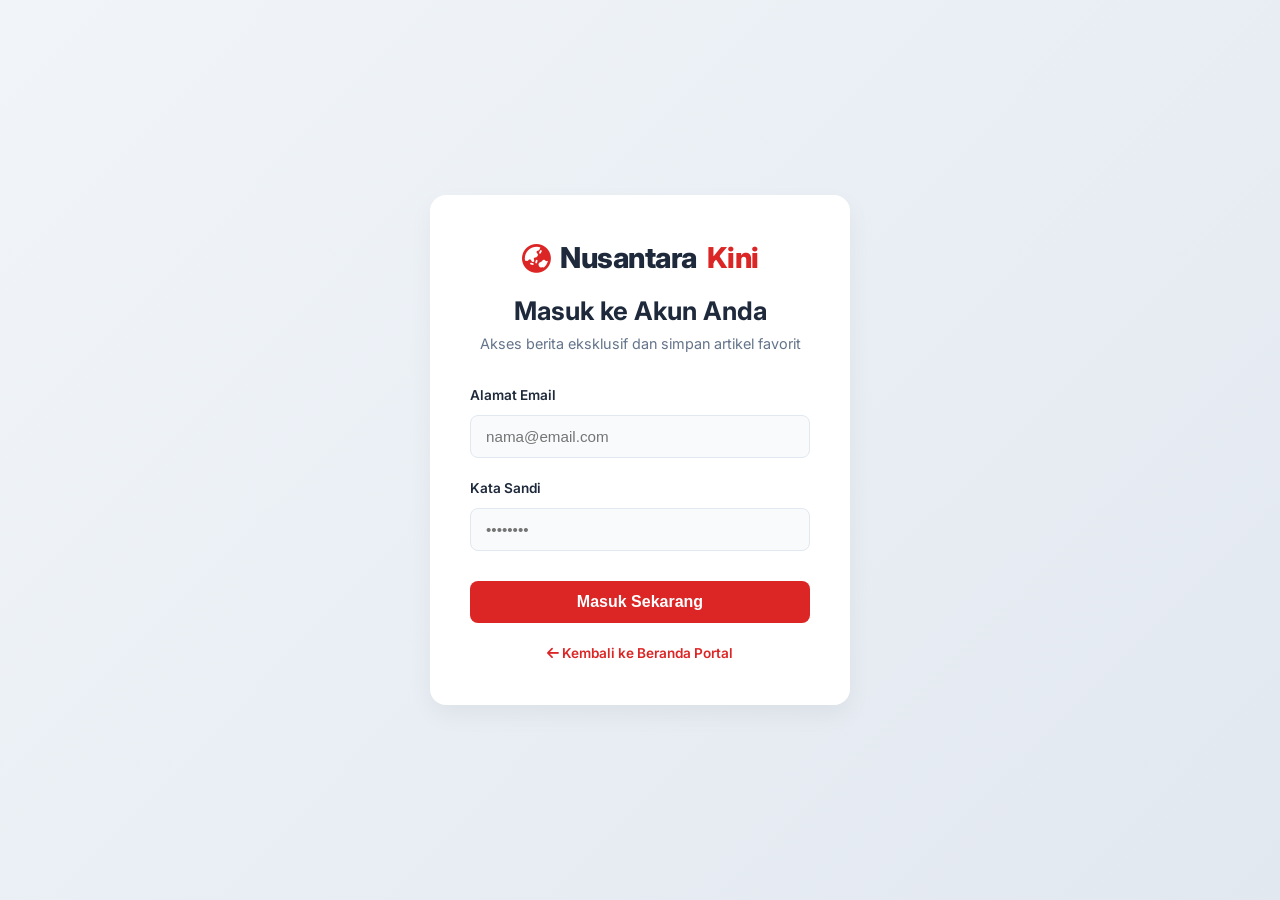
<file: login.html>
<!DOCTYPE html>
<html lang="id">
<head>
    <meta charset="UTF-8">
    <meta name="viewport" content="width=device-width, initial-scale=1.0">
    <title>Masuk - Nusantara Kini</title>
    <!-- Google Fonts & FontAwesome -->
    <link href="https://fonts.googleapis.com/css2?family=Inter:wght@300;400;500;600;700;800&display=swap" rel="stylesheet">
    <link rel="stylesheet" href="https://cdnjs.cloudflare.com/ajax/libs/font-awesome/6.4.0/css/all.min.css">
    <!-- Hubungkan ke file style.css yang sama -->
    <link rel="stylesheet" href="style.css">
</head>
<body class="login-body">

    <div class="login-card">
        <div class="login-header">
            <div class="logo" style="justify-content: center;">
                <i class="fa-solid fa-earth-asia" style="color: var(--primary);"></i>
                Nusantara<span>Kini</span>
            </div>
            <h2>Masuk ke Akun Anda</h2>
            <p>Akses berita eksklusif dan simpan artikel favorit</p>
        </div>

        <form onsubmit="handleLogin(event)">
            <div class="form-group">
                <label for="email">Alamat Email</label>
                <input type="email" id="email" class="form-control" placeholder="nama@email.com" required>
            </div>

            <div class="form-group">
                <label for="password">Kata Sandi</label>
                <input type="password" id="password" class="form-control" placeholder="••••••••" required>
            </div>

            <button type="submit" class="btn-submit">Masuk Sekarang</button>
        </form>

        <div class="back-to-home">
            <a href="index.html"><i class="fa-solid fa-arrow-left"></i> Kembali ke Beranda Portal</a>
        </div>
    </div>

    <script>
        function handleLogin(event) {
            event.preventDefault();
            alert("Login berhasil! Mengalihkan ke halaman utama berita...");
            window.location.href = "index.html";
        }
    </script>
</body>
</html>
</file>
<file: style.css>
:root {
    --primary: #dc2626;
    --primary-dark: #b91c1c;
    --secondary: #1e293b;
    --accent: #0284c7;
    --bg-light: #f8fafc;
    --text-main: #0f172a;
    --text-muted: #64748b;
    --border: #e2e8f0;
    --white: #ffffff;
    --transition: all 0.3s cubic-bezier(0.4, 0, 0.2, 1);
}

* {
    margin: 0;
    padding: 0;
    box-sizing: border-box;
}

body {
    font-family: 'Inter', sans-serif;
    background-color: var(--bg-light);
    color: var(--text-main);
    line-height: 1.6;
}

a {
    text-decoration: none;
    color: inherit;
}

ul {
    list-style: none;
}

.container {
    max-width: 1200px;
    margin: 0 auto;
    padding: 0 20px;
}

/* --- HEADER & NAVIGATION --- */
header {
    background-color: var(--white);
    box-shadow: 0 4px 6px -1px rgba(0, 0, 0, 0.05);
    position: sticky;
    top: 0;
    z-index: 1000;
}

.top-bar {
    background-color: var(--secondary);
    color: var(--white);
    font-size: 0.85rem;
    padding: 8px 0;
}

.top-bar .container {
    display: flex;
    justify-content: space-between;
    align-items: center;
}

.date-info {
    display: flex;
    align-items: center;
    gap: 8px;
}

.main-nav {
    display: flex;
    justify-content: space-between;
    align-items: center;
    padding: 20px 0;
    border-bottom: 1px solid var(--border);
}

.logo {
    font-size: 1.8rem;
    font-weight: 800;
    color: var(--secondary);
    letter-spacing: -0.5px;
    display: flex;
    align-items: center;
    gap: 10px;
    cursor: pointer;
}

.logo span {
    color: var(--primary);
}

.nav-right {
    display: flex;
    align-items: center;
    gap: 20px;
}

.search-bar {
    position: relative;
    width: 260px;
}

.search-bar input {
    width: 100%;
    padding: 9px 15px 9px 38px;
    border: 1px solid var(--border);
    border-radius: 50px;
    font-size: 0.9rem;
    outline: none;
    transition: var(--transition);
    background-color: var(--bg-light);
}

.search-bar input:focus {
    border-color: var(--primary);
    background-color: var(--white);
    box-shadow: 0 0 0 3px rgba(220, 38, 38, 0.1);
}

.search-bar i {
    position: absolute;
    left: 14px;
    top: 50%;
    transform: translateY(-50%);
    color: var(--text-muted);
}

.login-btn {
    background-color: var(--primary);
    color: var(--white);
    padding: 9px 20px;
    border-radius: 50px;
    font-size: 0.9rem;
    font-weight: 600;
    transition: var(--transition);
    display: flex;
    align-items: center;
    gap: 8px;
}

.login-btn:hover {
    background-color: var(--primary-dark);
}

/* Category Menu Bar */
.category-bar {
    background-color: var(--white);
    display: flex;
    gap: 25px;
    overflow-x: auto;
    padding: 0 20px;
    box-shadow: inset 0 -1px 0 var(--border);
}

.category-bar::-webkit-scrollbar {
    height: 0px;
}

.cat-item {
    padding: 15px 0;
    font-weight: 600;
    font-size: 0.95rem;
    color: var(--text-muted);
    cursor: pointer;
    white-space: nowrap;
    position: relative;
    transition: var(--transition);
}

.cat-item:hover, .cat-item.active {
    color: var(--primary);
}

.cat-item.active::after {
    content: '';
    position: absolute;
    bottom: 0;
    left: 0;
    width: 100%;
    height: 3px;
    background-color: var(--primary);
}

/* --- VIEWS CONTAINER --- */
.view-section {
    display: none;
    animation: fadeIn 0.4s ease-in-out;
}

.view-section.active-view {
    display: block;
}

@keyframes fadeIn {
    from { opacity: 0; transform: translateY(6px); }
    to { opacity: 1; transform: translateY(0); }
}

/* --- VIEW 1: HOME PAGE --- */
.home-content {
    padding: 30px 0;
}

.breaking-ticker {
    background-color: var(--white);
    border-left: 4px solid var(--primary);
    padding: 12px 20px;
    margin-bottom: 30px;
    display: flex;
    align-items: center;
    gap: 15px;
    border-radius: 4px;
    box-shadow: 0 2px 4px rgba(0,0,0,0.02);
}

.breaking-badge {
    background-color: var(--primary);
    color: var(--white);
    padding: 4px 10px;
    font-size: 0.75rem;
    font-weight: 700;
    border-radius: 4px;
    text-transform: uppercase;
}

.breaking-text {
    font-size: 0.95rem;
    font-weight: 500;
    color: var(--secondary);
    cursor: pointer;
}

.breaking-text:hover {
    color: var(--primary);
    text-decoration: underline;
}

.hero-grid {
    display: grid;
    grid-template-columns: 2fr 1fr;
    gap: 25px;
    margin-bottom: 40px;
}

.main-headline {
    background: var(--white);
    border-radius: 12px;
    overflow: hidden;
    box-shadow: 0 4px 12px rgba(0,0,0,0.05);
    display: flex;
    flex-direction: column;
    cursor: pointer;
    transition: var(--transition);
}

.main-headline:hover {
    transform: translateY(-4px);
    box-shadow: 0 10px 25px rgba(0,0,0,0.08);
}

.headline-img {
    height: 360px;
    width: 100%;
    overflow: hidden;
}

.headline-img img {
    width: 100%;
    height: 100%;
    object-fit: cover;
    transition: transform 0.5s ease;
}

.main-headline:hover .headline-img img {
    transform: scale(1.03);
}

.headline-body {
    padding: 25px;
}

.tag {
    display: inline-block;
    background-color: rgba(220, 38, 38, 0.1);
    color: var(--primary);
    padding: 4px 12px;
    font-size: 0.75rem;
    font-weight: 700;
    border-radius: 50px;
    margin-bottom: 12px;
    text-transform: uppercase;
}

.headline-title {
    font-size: 1.6rem;
    font-weight: 700;
    color: var(--secondary);
    margin-bottom: 12px;
    line-height: 1.3;
}

.headline-desc {
    color: var(--text-muted);
    font-size: 0.95rem;
    margin-bottom: 15px;
}

.meta-info {
    display: flex;
    align-items: center;
    gap: 15px;
    font-size: 0.85rem;
    color: var(--text-muted);
}

.side-headlines {
    display: flex;
    flex-direction: column;
    gap: 20px;
}

.sub-card {
    background: var(--white);
    border-radius: 10px;
    padding: 15px;
    display: flex;
    gap: 15px;
    align-items: center;
    box-shadow: 0 2px 8px rgba(0,0,0,0.03);
    cursor: pointer;
    transition: var(--transition);
}

.sub-card:hover {
    transform: translateX(4px);
    box-shadow: 0 4px 12px rgba(0,0,0,0.06);
}

.sub-card img {
    width: 100px;
    height: 85px;
    object-fit: cover;
    border-radius: 8px;
    flex-shrink: 0;
}

.sub-card-content h4 {
    font-size: 0.95rem;
    font-weight: 600;
    color: var(--secondary);
    margin-bottom: 8px;
    line-height: 1.35;
}

.sub-card-content .meta-info {
    font-size: 0.75rem;
}

.section-title {
    font-size: 1.4rem;
    font-weight: 700;
    color: var(--secondary);
    margin-bottom: 25px;
    padding-bottom: 10px;
    border-bottom: 2px solid var(--border);
}

.news-grid {
    display: grid;
    grid-template-columns: repeat(3, 1fr);
    gap: 25px;
    margin-bottom: 50px;
}

.news-card {
    background: var(--white);
    border-radius: 10px;
    overflow: hidden;
    box-shadow: 0 3px 10px rgba(0,0,0,0.03);
    cursor: pointer;
    transition: var(--transition);
    display: flex;
    flex-direction: column;
}

.news-card:hover {
    transform: translateY(-4px);
    box-shadow: 0 10px 20px rgba(0,0,0,0.07);
}

.news-card img {
    width: 100%;
    height: 180px;
    object-fit: cover;
}

.news-card-body {
    padding: 20px;
    display: flex;
    flex-direction: column;
    flex-grow: 1;
}

.news-card-body h3 {
    font-size: 1.1rem;
    font-weight: 600;
    color: var(--secondary);
    margin-bottom: 10px;
    line-height: 1.4;
}

.news-card-body p {
    color: var(--text-muted);
    font-size: 0.9rem;
    margin-bottom: 15px;
    flex-grow: 1;
}

/* --- VIEW 2: ARTICLE DETAIL PAGE --- */
.article-view {
    padding: 40px 0;
    background-color: var(--white);
}

.back-btn {
    display: inline-flex;
    align-items: center;
    gap: 8px;
    background: var(--bg-light);
    color: var(--secondary);
    padding: 8px 16px;
    border-radius: 50px;
    font-weight: 600;
    font-size: 0.9rem;
    margin-bottom: 30px;
    cursor: pointer;
    border: 1px solid var(--border);
    transition: var(--transition);
}

.back-btn:hover {
    background: var(--secondary);
    color: var(--white);
}

.article-container {
    max-width: 800px;
    margin: 0 auto;
}

.article-header {
    margin-bottom: 30px;
}

.article-title {
    font-size: 2.3rem;
    font-weight: 800;
    color: var(--secondary);
    line-height: 1.25;
    margin: 15px 0 20px 0;
}

.article-author-box {
    display: flex;
    align-items: center;
    gap: 15px;
    padding: 15px 0;
    border-top: 1px solid var(--border);
    border-bottom: 1px solid var(--border);
    margin-bottom: 30px;
}

.author-avatar {
    width: 50px;
    height: 50px;
    border-radius: 50%;
    object-fit: cover;
}

.author-details h4 {
    font-size: 1rem;
    font-weight: 700;
    color: var(--secondary);
}

.author-details p {
    font-size: 0.85rem;
    color: var(--text-muted);
}

.article-featured-img {
    width: 100%;
    height: 420px;
    object-fit: cover;
    border-radius: 12px;
    margin-bottom: 30px;
}

.article-content {
    font-family: 'Merriweather', serif;
    font-size: 1.1rem;
    line-height: 1.9;
    color: #334155;
    margin-bottom: 40px;
}

.article-content p {
    margin-bottom: 25px;
}

.article-content h3 {
    font-family: 'Inter', sans-serif;
    font-size: 1.4rem;
    font-weight: 700;
    color: var(--secondary);
    margin: 35px 0 15px 0;
}

.share-box {
    display: flex;
    align-items: center;
    gap: 15px;
    padding: 20px;
    background: var(--bg-light);
    border-radius: 8px;
    margin-top: 40px;
}

.share-box span {
    font-weight: 600;
    color: var(--secondary);
}

.share-btn {
    width: 36px;
    height: 36px;
    border-radius: 50%;
    background: var(--white);
    color: var(--secondary);
    display: flex;
    align-items: center;
    justify-content: center;
    border: 1px solid var(--border);
    cursor: pointer;
    transition: var(--transition);
}

.share-btn:hover {
    background: var(--primary);
    color: var(--white);
    border-color: var(--primary);
}

/* --- FOOTER --- */
footer {
    background-color: var(--secondary);
    color: var(--white);
    padding: 50px 0 20px 0;
    margin-top: 60px;
}

.footer-grid {
    display: grid;
    grid-template-columns: 2fr 1fr 1fr;
    gap: 40px;
    margin-bottom: 40px;
    padding-bottom: 40px;
    border-bottom: 1px solid rgba(255,255,255,0.1);
}

.footer-col h3 {
    font-size: 1.2rem;
    font-weight: 700;
    margin-bottom: 20px;
    color: var(--white);
}

.footer-col p {
    color: #94a3b8;
    font-size: 0.9rem;
    margin-bottom: 15px;
}

.footer-col ul li {
    margin-bottom: 10px;
}

.footer-col ul li a {
    color: #94a3b8;
    font-size: 0.9rem;
    transition: var(--transition);
}

.footer-col ul li a:hover {
    color: var(--white);
    padding-left: 5px;
}

.copyright {
    text-align: center;
    color: #94a3b8;
    font-size: 0.85rem;
}

/* --- LOGIN PAGE SPECIFIC STYLES --- */
.login-body {
    display: flex;
    align-items: center;
    justify-content: center;
    min-height: 100vh;
    background: linear-gradient(135deg, #f1f5f9 0%, #e2e8f0 100%);
}

.login-card {
    background: var(--white);
    padding: 40px;
    border-radius: 16px;
    box-shadow: 0 10px 25px rgba(0, 0, 0, 0.05);
    width: 100%;
    max-width: 420px;
}

.login-header {
    text-align: center;
    margin-bottom: 30px;
}

.login-header h2 {
    font-size: 1.6rem;
    font-weight: 700;
    color: var(--secondary);
    margin-top: 10px;
}

.login-header p {
    font-size: 0.9rem;
    color: var(--text-muted);
}

.form-group {
    margin-bottom: 20px;
}

.form-group label {
    display: block;
    font-size: 0.85rem;
    font-weight: 600;
    color: var(--secondary);
    margin-bottom: 8px;
}

.form-control {
    width: 100%;
    padding: 12px 15px;
    border: 1px solid var(--border);
    border-radius: 8px;
    font-size: 0.95rem;
    outline: none;
    transition: var(--transition);
    background-color: var(--bg-light);
}

.form-control:focus {
    border-color: var(--primary);
    background-color: var(--white);
    box-shadow: 0 0 0 3px rgba(220, 38, 38, 0.1);
}

.btn-submit {
    width: 100%;
    padding: 12px;
    background-color: var(--primary);
    color: var(--white);
    border: none;
    border-radius: 8px;
    font-size: 1rem;
    font-weight: 600;
    cursor: pointer;
    transition: var(--transition);
    margin-top: 10px;
}

.btn-submit:hover {
    background-color: var(--primary-dark);
}

.back-to-home {
    text-align: center;
    margin-top: 20px;
    font-size: 0.85rem;
    color: var(--text-muted);
}

.back-to-home a {
    color: var(--primary);
    font-weight: 600;
}

.back-to-home a:hover {
    text-decoration: underline;
}

/* Responsive */
@media (max-width: 900px) {
    .hero-grid { grid-template-columns: 1fr; }
    .news-grid { grid-template-columns: repeat(2, 1fr); }
    .footer-grid { grid-template-columns: 1fr; }
}

@media (max-width: 600px) {
    .news-grid { grid-template-columns: 1fr; }
    .main-nav { flex-direction: column; gap: 15px; }
    .nav-right { width: 100%; justify-content: space-between; }
    .search-bar { width: 100%; }
    .headline-title { font-size: 1.3rem; }
    .article-title { font-size: 1.8rem; }
}
</file>
